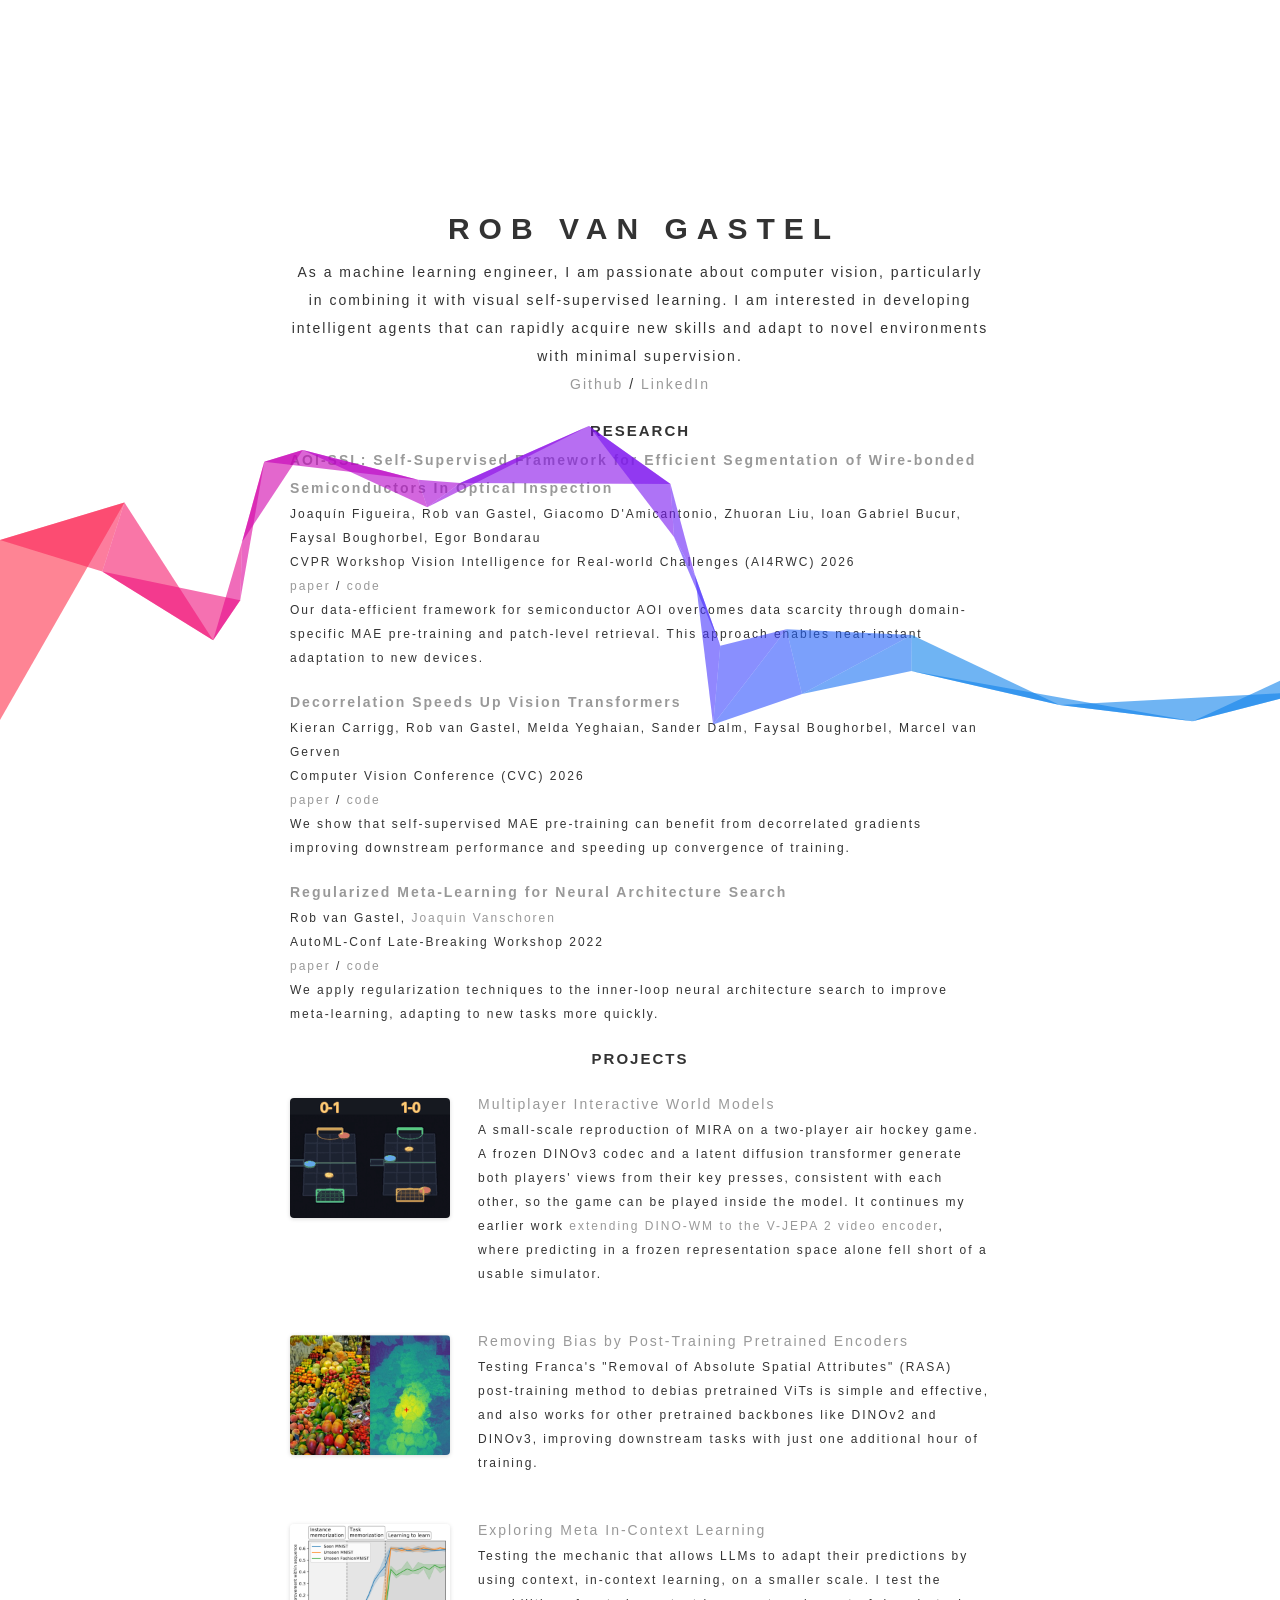
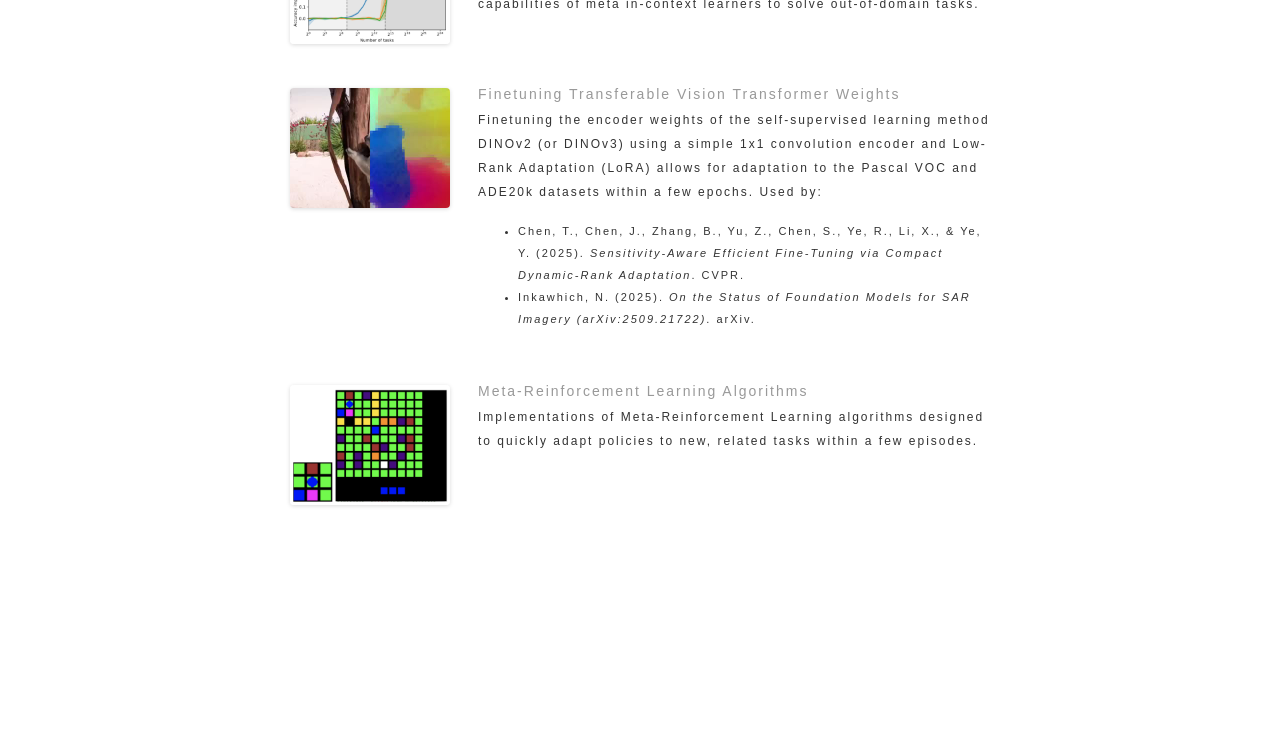
<file: index.html>
<!DOCTYPE html>
<html>
  <head>
    <title>Rob van Gastel</title>
    <link rel="stylesheet" type="text/css" href="stylesheet.css">
    <link rel="icon" href="favicon.ico" sizes="16x16">
  </head>
  <body>
    <div id="wrapper">
		<h1>Rob van Gastel</h1>
   		<p>As a machine learning engineer, I am passionate about computer vision, particularly in combining it with visual self-supervised learning. I am interested in developing intelligent agents that can rapidly acquire new skills and adapt to novel environments with minimal supervision.</p>
		<p><a href="https://github.com/robvangastel" target="_blank">Github</a> / <a href="https://www.linkedin.com/in/rob-van-gastel-79bb14121/" target="_blank">LinkedIn</a></p>
		<br/>
		<p class="projects"><b>Research</b></p>
      <a href="https://openaccess.thecvf.com/content/CVPR2026W/AI4RWC/html/Figueira_AOI-SSL_Self-Supervised_Framework_for_Efficient_Segmentation_of_Wire-bonded_Semiconductors_In_CVPRW_2026_paper.html" target="_blank"><p class="title">
        AOI-SSL: Self-Supervised Framework for Efficient Segmentation of Wire-bonded Semiconductors In Optical Inspection
      </p></a>
      <p class="description">
        Joaquín Figueira, Rob van Gastel, Giacomo D'Amicantonio, Zhuoran Liu, Ioan Gabriel Bucur, Faysal Boughorbel, Egor Bondarau</br>
        CVPR Workshop Vision Intelligence for Real-world Challenges (AI4RWC) 2026 </br>
        <a href="https://openaccess.thecvf.com/content/CVPR2026W/AI4RWC/html/Figueira_AOI-SSL_Self-Supervised_Framework_for_Efficient_Segmentation_of_Wire-bonded_Semiconductors_In_CVPRW_2026_paper.html" target="_blank">paper</a> / <a href="https://github.com/jacomof/aoi-ssl" target="_blank">code</a>
        <br/>
        Our data-efficient framework for semiconductor AOI overcomes data scarcity through domain-specific MAE pre-training and patch-level retrieval. This approach enables near-instant adaptation to new devices.
      </p></br>
      <a href="https://arxiv.org/abs/2510.14657" target="_blank"><p class="title">
        Decorrelation Speeds Up Vision Transformers
      </p></a>
      <p class="description">
        Kieran Carrigg, Rob van Gastel, Melda Yeghaian, Sander Dalm, Faysal Boughorbel, Marcel van Gerven</br>
        Computer Vision Conference (CVC) 2026 </br>
        <a href="https://arxiv.org/abs/2510.14657" target="_blank">paper</a> / <a href="https://github.com/artcogsys/decorbp" target="_blank">code</a>
        <br/>
        We show that self-supervised MAE pre-training can benefit from decorrelated gradients improving downstream performance and speeding up convergence of training.
      </p></br>
      <a href="https://openreview.net/forum?id=SZ4gZaBUl5" target="_blank"><p class="title">
        Regularized Meta-Learning for Neural Architecture Search
      </p></a>
      <p class="description">
        Rob van Gastel, <a href="https://joaquinvanschoren.github.io/" target="_blank">Joaquin Vanschoren</a></br>
        AutoML-Conf Late-Breaking Workshop 2022 </br>
        <a href="https://openreview.net/forum?id=SZ4gZaBUl5" target="_blank">paper</a> / <a href="https://github.com/RobvanGastel/meta-fsl-nas" target="_blank">code</a>
        <br/>
        We apply regularization techniques to the inner-loop neural architecture search to improve meta-learning, adapting to new tasks more quickly.
      </p>
    </br>
    <p class="projects"><b>Projects</b></p>
      <div class="project">
        <a class="project-thumb" href="https://github.com/RobvanGastel/multiplayer-world-model" target="_blank"><img src="images/projects/multiplayer.gif" alt="Both players' views of air hockey generated by the world model" loading="lazy"></a>
        <div class="project-body">
          <p><a href="https://github.com/RobvanGastel/multiplayer-world-model" target="_blank">
            Multiplayer Interactive World Models
          </a></p>
          <p class="project-description">
            A small-scale reproduction of MIRA on a two-player air hockey game. A frozen DINOv3 codec and a latent diffusion transformer generate both players' views from their key presses, consistent with each other, so the game can be played inside the model. It continues my earlier work <a href="https://github.com/RobvanGastel/adapt-vjepa-world-model" target="_blank">extending DINO-WM to the V-JEPA 2 video encoder</a>, where predicting in a frozen representation space alone fell short of a usable simulator.
          </p>
        </div>
      </div>
      <div class="project">
        <a class="project-thumb" href="https://github.com/RobvanGastel/removing-pos-vit-bias" target="_blank"><img src="images/projects/rasa.jpg" alt="Patch cosine similarity map of a debiased ViT" loading="lazy"></a>
        <div class="project-body">
          <p><a href="https://github.com/RobvanGastel/removing-pos-vit-bias" target="_blank">
            Removing Bias by Post-Training Pretrained Encoders
          </a></p>
          <p class="project-description">
              Testing Franca's "Removal of Absolute Spatial Attributes" (RASA) post-training method to debias pretrained ViTs is simple and effective, and also works for other pretrained backbones like DINOv2 and DINOv3, improving downstream tasks with just one additional hour of training.
          </p>
        </div>
      </div>
      <div class="project">
        <a class="project-thumb" href="https://github.com/RobvanGastel/meta-in-context-learning" target="_blank"><img src="images/projects/icl.png" alt="Transition from memorization to learning-to-learn" loading="lazy"></a>
        <div class="project-body">
          <p><a href="https://github.com/RobvanGastel/meta-in-context-learning" target="_blank">
            Exploring Meta In-Context Learning
          </a></p>
          <p class="project-description">
            Testing the mechanic that allows LLMs to adapt their predictions by using context, in-context learning, on a smaller scale. I test the capabilities of meta in-context learners to solve out-of-domain tasks.
          </p>
        </div>
      </div>
      <div class="project">
        <a class="project-thumb" href="https://github.com/RobvanGastel/dinov2-finetune" target="_blank"><video src="images/projects/dinov2.mp4" poster="images/projects/dinov2.jpg" autoplay muted loop playsinline aria-label="Koala video next to its DINOv3 PCA features"></video></a>
        <div class="project-body">
          <p><a href="https://github.com/RobvanGastel/dinov2-finetune" target="_blank">
            Finetuning Transferable Vision Transformer Weights
          </a></p>
          <p class="project-description">
            Finetuning the encoder weights of the self-supervised learning method DINOv2 (or DINOv3) using a simple 1x1 convolution encoder and Low-Rank Adaptation (LoRA) allows for adaptation to the Pascal VOC and ADE20k datasets within a few epochs. Used by:
          </p>
          <ul class="project-ref">
              <li>Chen, T., Chen, J., Zhang, B., Yu, Z., Chen, S., Ye, R., Li, X., & Ye, Y. (2025). <em>Sensitivity-Aware Efficient Fine-Tuning via Compact Dynamic-Rank Adaptation</em>. CVPR.</li>
              <li>Inkawhich, N. (2025). <em>On the Status of Foundation Models for SAR Imagery (arXiv:2509.21722)</em>. arXiv.</li>
          </ul>
        </div>
      </div>
      <div class="project">
        <a class="project-thumb" href="https://github.com/RobvanGastel/meta-rl-algorithms" target="_blank"><img src="images/projects/krazyworld.png" alt="KrazyWorld grid environment for meta-RL" loading="lazy"></a>
        <div class="project-body">
          <p><a href="https://github.com/RobvanGastel/meta-rl-algorithms" target="_blank">
            Meta-Reinforcement Learning Algorithms
          </a></p>
          <p class="project-description">
            Implementations of Meta-Reinforcement Learning algorithms designed to quickly adapt policies to new, related tasks within a few episodes.
          </p>
        </div>
      </div>
	  </div>
  </body>
  <canvas></canvas>
  <script>
    document.addEventListener('touchmove', function (e) {
          e.preventDefault()
      })
      var c = document.getElementsByTagName('canvas')[0],
          x = c.getContext('2d'),
          pr = window.devicePixelRatio || 1,
          w = window.innerWidth,
          h = window.innerHeight,
          f = 90,
          q,
          m = Math,
          r = 0,
          u = m.PI*2,
          v = m.cos,
          z = m.random
      c.width = w*pr
      c.height = h*pr
      x.scale(pr, pr)
      x.globalAlpha = 0.6
      function i(){
          x.clearRect(0,0,w,h)
          q=[{x:0,y:h*.7+f},{x:0,y:h*.7-f}]
          while(q[1].x<w+f) d(q[0], q[1])
      }
      function d(i,j){   
          x.beginPath()
          x.moveTo(i.x, i.y)
          x.lineTo(j.x, j.y)
          var k = j.x + (z()*2-0.25)*f,
              n = y(j.y)
          x.lineTo(k, n)
          x.closePath()
          r-=u/-50
          x.fillStyle = '#'+(v(r)*127+128<<16 | v(r+u/3)*127+128<<8 | v(r+u/3*2)*127+128).toString(16)
          x.fill()
          q[0] = q[1]
          q[1] = {x:k,y:n}
      }
      function y(p){
          var t = p + (z()*2-1.1)*f
          return (t>h||t<0) ? y(p) : t
      }
      document.onclick = i
      document.ontouchstart = i
      i()
  </script>
</html>
</file>
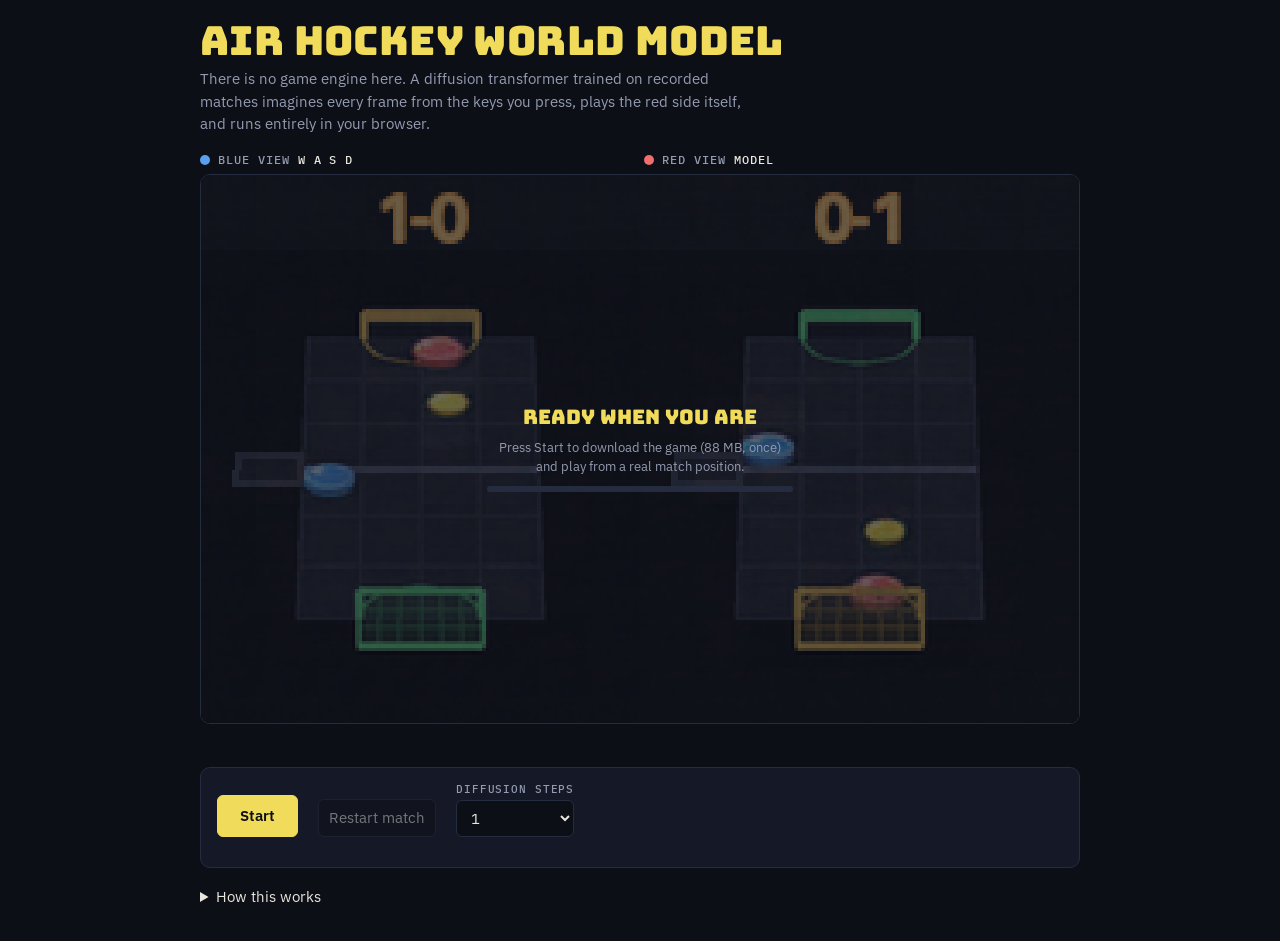
<file: hockey/index.html>
<!doctype html>
<html lang="en">
<head>
<meta charset="utf-8">
<meta name="viewport" content="width=device-width, initial-scale=1, viewport-fit=cover">
<title>Air Hockey World Model</title>
<meta name="claude:viewport-fit-sides" content="cover">
<link rel="preconnect" href="https://fonts.googleapis.com">
<link rel="preconnect" href="https://fonts.gstatic.com" crossorigin>
<link rel="stylesheet" href="https://fonts.googleapis.com/css2?family=Bungee&family=IBM+Plex+Mono:wght@400;500&family=IBM+Plex+Sans:wght@400;500;600&display=swap">
<style>
  /* Layout: one arcade cabinet. The two generated player views are the screen; controls sit on the
     cabinet's deck below. Single dark look on purpose: it is the game's own palette. */
  :root {
    --ink: #0d0f17;        /* page, the rink's night blue */
    --deck: #151927;       /* control deck */
    --rail: #262c40;       /* borders, dividers */
    --text: #e8e6dd;
    --muted: #949bb0;
    --puck: #f0dc5a;       /* the game's puck yellow: the one accent */
    --blue: #5aa0f0;       /* blue mallet */
    --red: #f06e6e;        /* red mallet */
    --display: "Bungee", "Arial Black", Impact, sans-serif;
    --body: "IBM Plex Sans", system-ui, -apple-system, "Segoe UI", sans-serif;
    --mono: "IBM Plex Mono", ui-monospace, "SFMono-Regular", Menlo, monospace;
    color-scheme: dark;
  }
  html, body { background: var(--ink); color: var(--text); }
  body { margin: 0; font: 15px/1.5 var(--body); }
  .cabinet {
    max-width: 880px; margin: 0 auto; display: grid; gap: 18px;
    padding-block: 20px 32px;
    padding-left: max(16px, env(safe-area-inset-left, 0px));
    padding-right: max(16px, env(safe-area-inset-right, 0px));
  }
  header { display: grid; gap: 6px; }
  h1 { font: 400 clamp(26px, 5vw, 40px)/1.05 var(--display); color: var(--puck); margin: 0; letter-spacing: 0.01em; text-wrap: balance; }
  header p { margin: 0; color: var(--muted); max-width: 62ch; }

  .screen { display: grid; gap: 8px; }
  .views { display: grid; grid-template-columns: 1fr 1fr; gap: 8px; font: 500 12px/1 var(--mono); text-transform: uppercase; letter-spacing: 0.08em; }
  .views span { display: flex; align-items: center; gap: 8px; color: var(--muted); }
  .views i { width: 10px; height: 10px; border-radius: 50%; display: inline-block; }
  .views .b i { background: var(--blue); } .views .r i { background: var(--red); }
  .views kbd { font: inherit; color: var(--text); }
  .glass { position: relative; border: 1px solid var(--rail); border-radius: 10px; overflow: hidden; background: #000; }
  canvas { display: block; width: 100%; max-width: 100%; aspect-ratio: 256 / 160; image-rendering: pixelated; }
  .overlay {
    position: absolute; inset: 0; display: grid; place-items: center; text-align: center; padding: 16px;
    background: color-mix(in srgb, var(--ink) 62%, transparent);
  }
  .overlay[hidden] { display: none !important; }
  .overlay div { display: grid; gap: 10px; justify-items: center; max-width: 34ch; }
  .overlay strong { font: 400 20px/1.1 var(--display); color: var(--puck); }
  .overlay small { color: var(--muted); }
  .bar { width: min(320px, 70vw); height: 6px; border-radius: 3px; background: var(--rail); overflow: hidden; }
  .bar b { display: block; height: 100%; width: 0; background: var(--puck); transition: width 0.15s; }
  #stats { font: 12px/1.4 var(--mono); color: var(--muted); font-variant-numeric: tabular-nums; min-height: 1.4em; }
  #stats b { color: var(--text); font-weight: 500; }

  .deck { background: var(--deck); border: 1px solid var(--rail); border-radius: 10px; padding: 16px; display: grid; gap: 14px; }
  .row { display: flex; flex-wrap: wrap; gap: 12px 20px; align-items: end; }
  .field { display: grid; gap: 5px; min-width: 0; }
  .field > span { font: 500 11px/1 var(--mono); text-transform: uppercase; letter-spacing: 0.08em; color: var(--muted); }
  select, button { font: inherit; color: var(--text); background: var(--ink); border: 1px solid var(--rail); border-radius: 6px; padding: 7px 10px; }
  button { cursor: pointer; }
  button:focus-visible, select:focus-visible { outline: 2px solid var(--puck); outline-offset: 2px; }
  button:disabled { opacity: 0.45; cursor: default; }
  #start { background: var(--puck); color: var(--ink); border-color: var(--puck); font-weight: 600; padding: 9px 22px; }

  .pad { display: none; grid-template-columns: repeat(3, 56px); grid-template-rows: repeat(2, 48px); gap: 6px; justify-content: center; touch-action: none; user-select: none; -webkit-user-select: none; }
  .pad button { padding: 0; font: 600 18px/1 var(--mono); border-color: color-mix(in srgb, var(--blue) 55%, var(--rail)); }
  .pad button.held { background: color-mix(in srgb, var(--blue) 35%, var(--ink)); }
  .pad .up { grid-column: 2; grid-row: 1; } .pad .left { grid-column: 1; grid-row: 2; }
  .pad .down { grid-column: 2; grid-row: 2; } .pad .right { grid-column: 3; grid-row: 2; }
  @media (pointer: coarse) { .pad { display: grid; } }

  details { color: var(--muted); }
  details summary { cursor: pointer; color: var(--text); }
  details p, details ul { max-width: 68ch; margin: 8px 0 0; }
  details li { margin-block: 3px; }
  #log { font: 12px/1.4 var(--mono); color: var(--muted); white-space: pre-wrap; overflow-wrap: anywhere; }
  #log .err { color: var(--red); }
  @media (max-width: 520px) { .views { font-size: 11px; } .views kbd { display: none; } }
  @media (prefers-reduced-motion: reduce) { .bar b { transition: none; } }
</style>
</head>
<body>
<main class="cabinet">
  <header>
    <h1>Air Hockey World Model</h1>
    <p>There is no game engine here. A diffusion transformer trained on recorded matches imagines every frame from the keys you press, plays the red side itself, and runs entirely in your browser.</p>
  </header>

  <section class="screen" aria-label="Game">
    <div class="views">
      <span class="b"><i></i>Blue view <kbd>W A S D</kbd></span>
      <span class="r"><i></i>Red view <kbd>Model</kbd></span>
    </div>
    <div class="glass">
      <canvas id="screen" width="256" height="160" aria-label="Both players' views, generated by the model"></canvas>
      <div class="overlay" id="overlay">
        <div>
          <strong id="overlayTitle">Ready when you are</strong>
          <small id="overlayText">Press Start to download the model and play from a real match position.</small>
          <div class="bar" id="bar" hidden><b id="barFill"></b></div>
        </div>
      </div>
    </div>
    <div id="stats"></div>
  </section>

  <section class="deck" aria-label="Controls">
    <div class="row">
      <button id="start" disabled>Start</button>
      <button id="reset" disabled>Restart match</button>
      <label class="field"><span>Diffusion steps</span>
        <select id="steps"><option selected>1</option><option>2</option><option>4</option></select>
      </label>
    </div>
    <div class="pad" aria-label="Blue player touch controls">
      <button class="up" data-code="KeyW" aria-label="Up">↑</button>
      <button class="left" data-code="KeyA" aria-label="Left">←</button>
      <button class="down" data-code="KeyS" aria-label="Down">↓</button>
      <button class="right" data-code="KeyD" aria-label="Right">→</button>
    </div>
    <div id="log"></div>
  </section>

  <details>
    <summary>How this works</summary>
    <p>Each game frame pair is one latent: a 5 × 4 grid of 32 numbers per player. Every step the model denoises the next latent from noise, conditioned on the last 19 latents and on both players' keys, and a small decoder turns it into the two pictures you see. Red's keys are replaced by the model's learned "unknown" input, so the model plays that side itself.</p>
    <ul>
      <li>Real time is 30 latents per second (60 frames per second). The model and the two views' decoders run on the CPU in three Web Workers, so a machine with four or more cores plays fastest.</li>
      <li>The DiT is 36M parameters, quantized to 8 bits. The decoder's feed-forward layers are pruned by 30% with least-squares compensation.</li>
      <li>Long rollouts drift from real physics, and the match timer can end early, the model's known failure.</li>
    </ul>
  </details>
</main>

<script type="module">
// Pinned in tools/build_web.py (ORT_VERSION) together with the WebAssembly runtime it packs.
const ortUrl = () => `https://cdn.jsdelivr.net/npm/onnxruntime-web@${meta.ort_version}/dist/ort.all.bundle.min.mjs`;
const $ = (id) => document.getElementById(id);
// The fastest CPU setup: 8-bit DiT and a single-view decoder (one decoder worker per player view).
const DIT = 'dit_int8', DECODER = 'decoder_int8_p30_1p';
let ort, meta, context, engine, engineKey, running = false;
const buffers = new Map();

function log(msg, isError = false) {
  const line = document.createElement('div');
  line.textContent = msg;
  if (isError) line.className = 'err';
  $('log').prepend(line);
}

// Poster: the real match position the game starts from, shown before anything downloads.
const posterImg = new Image();
posterImg.onload = () => { if (!engine) $('screen').getContext('2d').drawImage(posterImg, 0, 0); };
posterImg.src = 'assets/poster.png';

// You play blue (player 0); keys in meta.valid_keys order [w, a, s, d]. The model plays red.
const KEYMAP = { KeyW: 0, KeyA: 1, KeyS: 2, KeyD: 3 };
const held = new Set();
addEventListener('keydown', (e) => {
  if (e.code in KEYMAP) {
    if (!(e.target instanceof HTMLSelectElement)) e.preventDefault();
  }
  held.add(e.code);
});
addEventListener('keyup', (e) => held.delete(e.code));
addEventListener('blur', () => held.clear());
for (const btn of document.querySelectorAll('.pad button')) {
  const on = (e) => { e.preventDefault(); held.add(btn.dataset.code); btn.classList.add('held'); };
  const off = () => { held.delete(btn.dataset.code); btn.classList.remove('held'); };
  btn.addEventListener('pointerdown', on);
  for (const ev of ['pointerup', 'pointercancel', 'pointerleave']) btn.addEventListener(ev, off);
}

function overlay(title, text, progress = null) {
  $('overlay').hidden = title === null;
  if (title === null) return;
  $('overlayTitle').textContent = title;
  $('overlayText').textContent = text;
  $('bar').hidden = progress === null;
  if (progress !== null) $('barFill').style.width = `${Math.round(progress * 100)}%`;
}

async function download(keys) {
  const todo = keys.filter((k) => !buffers.has(k));
  const total = todo.reduce((n, k) => n + meta.files[k].size, 0);
  let done = 0;
  for (const key of todo) {
    const entry = meta.files[key], out = new Uint8Array(entry.size);
    let offset = 0;
    for (const name of entry.chunks) {
      const res = await fetch(name);
      if (!res.ok) throw new Error(`Download of ${name} failed (HTTP ${res.status}). Reload the page to try again.`);
      const reader = res.body.getReader();
      for (;;) {
        const { done: end, value } = await reader.read();
        if (end) break;
        out.set(value, offset); offset += value.length; done += value.length;
        overlay('Downloading the model', `${(done / 1e6).toFixed(0)} of ${(total / 1e6).toFixed(0)} MB`, total ? done / total : 1);
      }
    }
    buffers.set(key, out);
  }
}

// The model code. It runs inside Web Workers (one for the DiT, one decoder per player view, so the
// three use separate CPU cores and the decoders draw latent j while the DiT computes latent j+1),
// and the same source runs on the page itself when workers are unavailable.
const CORE = String.raw`
let ort, meta, sess = {}, st;
const tensor = (data, dims) => new ort.Tensor('float32', data, dims);
const scalar5 = (x) => tensor(new Float32Array([x]), [1, 1, 1, 1, 1]);
const latentSize = () => meta.latent_shape.reduce((a, b) => a * b, 1);
function randn(n) {
  const out = new Float32Array(n);
  for (let i = 0; i < n; i += 2) {
    const r = Math.sqrt(-2 * Math.log(1 - Math.random())), t = 2 * Math.PI * Math.random();
    out[i] = r * Math.cos(t);
    if (i + 1 < n) out[i + 1] = r * Math.sin(t);
  }
  return out;
}
const linspace = (a, b, n) => Array.from({ length: n }, (_, i) => (n === 1 ? a : a + ((b - a) * i) / (n - 1)));
// wm/world_model/schedule.py's linear_quadratic schedule.
function schedule(n) {
  if (n < 2) return [0, 1];
  const nLin = Math.floor(n / 2), lin = linspace(0, 0.1, nLin + 1);
  const quad = linspace(Math.sqrt(lin[nLin]), 1, n - nLin + 1).map((x) => x * x);
  return [...lin.slice(0, -1), ...quad];
}
// Slide the kv cache by one frame along its time axis (axis 3 of (L, B, heads, T, head_dim)).
function append(newK, newV) {
  const [L, B, Hh, T, D] = meta.cache_shape;
  for (const [cache, fresh] of [[st.pastK, newK], [st.pastV, newV]]) {
    for (let i = 0; i < L * B * Hh; i++) {
      const base = i * T * D;
      cache.copyWithin(base, base + D, base + T * D);
      cache.set(fresh.subarray(i * D, (i + 1) * D), base + (T - 1) * D);
    }
  }
  st.pastValid.copyWithin(0, 1);
  st.pastValid[st.pastValid.length - 1] = 1;
  st.nFrames++;
}
// Temporal RoPE at an absolute frame index: cached keys stay rotated at their own index.
function temporalRope(position) {
  const D = meta.cache_shape[4], cos = new Float32Array(D), sin = new Float32Array(D);
  meta.rope_w.forEach((w, i) => {
    const angle = ((w * position) / meta.rope_fps) % (2 * Math.PI);
    cos[2 * i] = cos[2 * i + 1] = Math.cos(angle);
    sin[2 * i] = sin[2 * i + 1] = Math.sin(angle);
  });
  return [tensor(cos, [1, D]), tensor(sin, [1, D])];
}
async function runDit(z, past, a, tau, tauDelta) {
  const [H, w, c] = meta.latent_shape;
  const [ropeCos, ropeSin] = temporalRope(st.nFrames);
  const out = await sess.dit.run({
    z_t: tensor(z, [1, 1, H, w, c]), clean_past: tensor(past, [1, 1, H, w, c]), a: tensor(a, [1, 1, a.length]),
    tau: scalar5(tau), tau_delta: scalar5(tauDelta),
    past_k: tensor(st.pastK, meta.cache_shape), past_v: tensor(st.pastV, meta.cache_shape),
    past_valid: tensor(st.pastValid, [meta.n_context_latents]), rope_cos: ropeCos, rope_sin: ropeSin,
  });
  return [out.pred_v.data, out.new_k.data, out.new_v.data];
}
async function encodeAction(keys, drop) {
  const out = await sess.action.run({
    keys: tensor(keys, [meta.n_players, meta.temporal_downsampling, meta.valid_keys.length]),
    drop: tensor(drop, [meta.n_players]),
  });
  return out.a.data;
}
export const handlers = {
  async init({ ortUrl, wasm, meta: m, models, providers }) {
    ort = await import(ortUrl);
    ort.env.wasm.wasmBinary = wasm;
    ort.env.wasm.numThreads = 1;
    ort.env.wasm.proxy = false;
    meta = m;
    for (const [name, buf] of Object.entries(models))
      sess[name] = await ort.InferenceSession.create(buf, { executionProviders: providers, graphOptimizationLevel: 'all' });
    return true;
  },
  // DiT: read the real context (latents + the keys that were pressed) into the kv cache.
  async prefill({ latents, keys, nFrames }) {
    const n = meta.cache_shape.reduce((a, b) => a * b, 1), size = latentSize(), nk = meta.valid_keys.length, td = meta.temporal_downsampling;
    st = { pastK: new Float32Array(n), pastV: new Float32Array(n), pastValid: new Float32Array(meta.n_context_latents), nFrames: 0, prev: null };
    const latent = (j) => latents.subarray(j * size, (j + 1) * size);
    for (let i = 0; i < meta.n_context_latents; i++) {
      let a = new Float32Array(meta.a0);
      if (i > 0) {
        const k = new Float32Array(meta.n_players * td * nk);
        for (let p = 0; p < meta.n_players; p++)
          for (let f = 0; f < td; f++)
            for (let q = 0; q < nk; q++) k[(p * td + f) * nk + q] = keys[(p * nFrames + i * td - 1 + f) * nk + q];
        a = await encodeAction(k, new Float32Array(meta.n_players));
      }
      const [, kk, vv] = await runDit(latent(i), i === 0 ? new Float32Array(meta.bos) : latent(i - 1), a, 1, 0);
      append(kk, vv);
    }
    st.prev = latent(meta.n_context_latents - 1).slice();
    return st.prev.slice();
  },
  // DiT: one new latent from noise, conditioned on both players' keys.
  async step({ keys, drop, steps }) {
    const t0 = performance.now();
    const a = await encodeAction(keys, drop);
    const ts = schedule(steps), x = randn(latentSize());
    let k, v;
    for (let s = 0; s < ts.length - 1; s++) {
      const dt = ts[s + 1] - ts[s];
      let pred;
      [pred, k, v] = await runDit(x, st.prev, a, ts[s], dt);
      for (let i = 0; i < x.length; i++) x[i] += dt * pred[i];
    }
    append(k, v);
    st.prev = x;
    return { x: x.slice(), ms: (performance.now() - t0) / (ts.length - 1) };
  },
  // Decoder: latents (views, 1, h, w, c) -> RGBA pixels of each view's frames, (views, td, H, W, 4).
  async decode({ z, views }) {
    const t0 = performance.now();
    const [ph, w, c] = meta.player_latent_shape;
    const out = await sess.decoder.run({ z: tensor(z, [views, 1, ph, w, c]) });
    const f = out.frames.data, [, H, W] = meta.frame_shape, plane = H * W, n = views * meta.temporal_downsampling;
    const rgba = new Uint8ClampedArray(n * plane * 4);
    for (let i = 0; i < n; i++)
      for (let px = 0; px < plane; px++) {
        const s = i * 3 * plane + px, d = 4 * (i * plane + px);
        rgba[d] = 255 * f[s]; rgba[d + 1] = 255 * f[s + plane]; rgba[d + 2] = 255 * f[s + 2 * plane]; rgba[d + 3] = 255;
      }
    return { rgba, ms: performance.now() - t0 };
  },
};
if (typeof WorkerGlobalScope !== 'undefined' && self instanceof WorkerGlobalScope) {
  self.onmessage = async ({ data }) => {
    try {
      const result = await handlers[data.type](data);
      const transfer = [result?.x?.buffer, result?.rgba?.buffer].filter(Boolean);
      self.postMessage({ id: data.id, result }, transfer);
    } catch (err) {
      self.postMessage({ id: data.id, error: String(err?.message || err) });
    }
  };
}
`;

// One copy of the core: in its own Web Worker, or imported on the page when workers are unavailable.
class Core {
  static async create(useWorker) {
    const core = new Core();
    const url = URL.createObjectURL(new Blob([CORE], { type: 'text/javascript' }));
    if (!useWorker) {
      core.handlers = (await import(url)).handlers;
      return core;
    }
    core.pending = new Map(); core.nextId = 0;
    core.worker = new Worker(url, { type: 'module' });
    core.worker.onmessage = ({ data }) => {
      const p = core.pending.get(data.id); core.pending.delete(data.id);
      if (data.error) p.reject(new Error(data.error)); else p.resolve(data.result);
    };
    core.worker.onerror = (e) => {
      e.preventDefault?.();
      for (const p of core.pending.values()) p.reject(new Error(e.message || 'A worker failed to start.'));
      core.pending.clear();
    };
    return core;
  }
  call(type, payload = {}, transfer = []) {
    if (this.handlers) return this.handlers[type]({ type, ...payload });
    const id = this.nextId++;
    return new Promise((resolve, reject) => {
      this.pending.set(id, { resolve, reject });
      this.worker.postMessage({ type, id, ...payload }, transfer);
    });
  }
  terminate() { this.worker?.terminate(); }
}

// Red's keys are dropped (the learned "unknown" input), so the model plays red.
const dropMask = () => new Float32Array([0, 1]);
function liveKeys() {
  const nk = meta.valid_keys.length, td = meta.temporal_downsampling, keys = new Float32Array(meta.n_players * td * nk);
  for (const [code, k] of Object.entries(KEYMAP))
    if (held.has(code)) for (let f = 0; f < td; f++) keys[f * nk + k] = 1;
  return keys;
}

let stats = { ditMs: [], decMs: [], latentMs: [] };
let frameQueue = Promise.resolve();

// Decode one latent into both views and queue its frames for display at the game's 60 fps.
async function decodeAndDraw(x) {
  const [, H, W] = meta.frame_shape, td = meta.temporal_downsampling, P = meta.n_players, plane = H * W;
  // Each player's view is its own slice of the tiled latent (the height is players x h).
  const half = x.length / P, viewZ = (p) => x.slice(p * half, (p + 1) * half);
  let outs;
  if (engine.decoders) {
    outs = await Promise.all(engine.decoders.map((d, p) => { const z = viewZ(p); return d.call('decode', { z, views: 1 }, [z.buffer]); }));
  } else {
    outs = [];
    for (let p = 0; p < P; p++) outs.push(await engine.dit.call('decode', { z: viewZ(p), views: 1 }));
  }
  stats.decMs.push(engine.decoders ? Math.max(...outs.map((o) => o.ms)) : outs.reduce((s, o) => s + o.ms, 0));
  const views = outs.map((o) => o.rgba);  // views[p] = RGBA of player p's td frames
  const images = [];
  for (let f = 0; f < td; f++) {
    const img = new ImageData(W * P, H);
    for (let p = 0; p < P; p++)
      for (let y = 0; y < H; y++)
        img.data.set(views[p].subarray((f * plane + y * W) * 4, (f * plane + (y + 1) * W) * 4), (y * W * P + p * W) * 4);
    images.push(img);
  }
  frameQueue = frameQueue.then(async () => {
    for (const img of images) {
      $('screen').getContext('2d').putImageData(img, 0, 0);
      await new Promise((r) => setTimeout(r, 1000 / meta.fps));
    }
  });
}

const median = (xs) => (xs.length ? [...xs].sort((a, b) => a - b)[Math.floor(xs.length / 2)] : NaN);
function showStats() {
  const ms = median(stats.latentMs.slice(-20));
  if (!isFinite(ms)) return;
  $('stats').innerHTML = `<b>${(2000 / ms).toFixed(1)}</b> frames/s (real game: 60) · model ${median(stats.ditMs.slice(-40)).toFixed(0)} ms · picture ${median(stats.decMs.slice(-20)).toFixed(0)} ms · ${engineKey}`;
}

let loopDone = Promise.resolve();
async function loop() {
  let drawing = Promise.resolve(), last = performance.now();
  while (running) {
    const { x, ms } = await engine.dit.call('step', { keys: liveKeys(), drop: dropMask(), steps: +$('steps').value });
    stats.ditMs.push(ms);
    await drawing;  // at most one latent being decoded while the next one is generated
    drawing = decodeAndDraw(x);
    if (!engine.decoders) await drawing;  // on the page there is nothing to overlap with
    const now = performance.now();
    stats.latentMs.push(now - last); last = now;
    showStats();
  }
  await drawing;
}

async function load() {
  if (!ort) {
    overlay('Loading', 'Fetching the runtime', null);
    ort = true;
    await download(['wasm']);
  }
  if (engine) return;
  const ditKey = DIT, decKey = DECODER, providers = ['wasm'];
  await download(['action', ditKey, decKey]);
  overlay('Starting the model', 'Compiling for your device', null);
  const init = (core, models) => core.call('init', {
    ortUrl: ortUrl(), wasm: buffers.get('wasm'), meta, providers,
    models: Object.fromEntries(Object.entries(models).map(([name, key]) => [name, buffers.get(key)])),
  });
  try {
    // Three workers: the DiT and one decoder per view, each on its own CPU core.
    const [dit, d0, d1] = await Promise.all([Core.create(true), Core.create(true), Core.create(true)]);
    await Promise.all([init(dit, { action: 'action', dit: ditKey }), init(d0, { decoder: decKey }), init(d1, { decoder: decKey })]);
    engine = { dit, decoders: [d0, d1] };
    engineKey = 'CPU · 3 workers';
  } catch (err) {
    log(`Workers did not start (${err.message}). Running everything on one thread instead.`, true);
    const core = await Core.create(false);
    await init(core, { action: 'action', dit: ditKey, decoder: decKey });
    engine = { dit: core, decoders: null };
    engineKey = 'CPU · 1 thread';
  }
  log(`Running on ${engineKey}.`);
}

async function start() {
  running = false;
  await loopDone;
  await frameQueue;
  $('start').disabled = true;
  try {
    await load();
    overlay('Warming up', 'Reading the last second of a real match', null);
    const last = await engine.dit.call('prefill', { latents: context.latents, keys: context.keys, nFrames: context.n_frames });
    stats = { ditMs: [], decMs: [], latentMs: [] };
    await decodeAndDraw(last);
    overlay(null);
    $('reset').disabled = false;
    $('start').textContent = 'Pause';
    $('start').disabled = false;
    running = true;
    loopDone = loop().catch(fail);
  } catch (err) { fail(err); }
}

function fail(err) {
  running = false;
  console.error(err);
  log(String(err.message || err), true);
  overlay('Something went wrong', String(err.message || err), null);
  $('start').disabled = false;
  $('start').textContent = 'Start';
}

$('start').addEventListener('click', () => {
  if (running) { running = false; $('start').textContent = 'Resume'; return; }
  if (engine && $('start').textContent === 'Resume') { running = true; $('start').textContent = 'Pause'; loopDone = loop().catch(fail); return; }
  start();
});
$('reset').addEventListener('click', start);

try {
  [meta, context] = await Promise.all(['assets/meta.json', 'assets/context.json'].map((u) => fetch(u).then((r) => {
    if (!r.ok) throw new Error(`${u}: HTTP ${r.status}`);
    return r.json();
  })));
  context.latents = new Float32Array(context.latents);
  context.keys = new Float32Array(context.keys);
  const mb = ['wasm', 'action', DIT, DECODER].reduce((n, k) => n + meta.files[k].size, 0) / 1e6;
  $('overlayText').textContent = `Press Start to download the game (${Math.round(mb)} MB, once) and play from a real match position.`;
  $('start').disabled = false;
} catch (err) {
  // The page's own files are missing (web/assets/ is built by tools/build_web.py) or the host failed.
  fail(new Error(`Could not load the game data (${err.message}). If you serve web/ yourself, build it first: python -m tools.build_web`));
  $('start').disabled = true;
}
window.wm = { get stats() { return stats; }, get engineKey() { return engineKey; }, start };
</script>
</body>
</html>
</file>
<file: stylesheet.css>
html, body {
  margin: 0;
}

body {
  font-family: 'Open Sans', 'Helvetica Neue', 'Hiragino Sans GB', 'LiHei Pro', Arial, sans-serif;
  color: #333;
}

#wrapper {
  width: 700px;
  margin: auto;
  padding-top: 200px;
  padding-bottom: 200px;
  text-align: center;
  justify-content: center;
  -webkit-user-select: none;
  -moz-user-select: none;
  user-select: none;
}

h1 {
  font-family: 'Montserrat', 'Helvetica Neue', Arial, sans-serif;
  font-weight: 700;
  font-size: 30px;
  letter-spacing: 9px;
  text-transform: uppercase;
  margin: 12px 0;
  left: 4px;
}

h2 {
  color: #999;
  font-weight: normal;
  font-size: 15px;
  letter-spacing: .12em;
  margin-bottom: 30px;
  left: 3px;
}

h1, h2 {
  position: relative;
}

p {
  font-size: 14px;
  line-height: 2em;
  margin: 0;
  letter-spacing: 2px;
}

canvas {
  position: absolute;
  top: 0;
  left: 0;
  z-index: 0;
  width: 100%;
  height: 100%;
  pointer-events: none;
}

a {
  color: #999;
  text-decoration: none;
  transition: color .2s ease;
}

a:hover {
  color: #f33;
}

/* classes */
.title {
  text-align: left;
  font-weight: bold;
}
.description {
  font-size: 12px;
  margin-top: 0px;
  text-align: left;
}

.projects {
  text-transform: uppercase;
  font-size: 15px;
}

.project-description {
  font-size: 12px;
  text-align: left;
  padding-bottom: 5px;
}

.project-ref {
    font-size: 11px;
    line-height: 2em;
    letter-spacing: 2px;
    text-align: left;
}
.project {
  display: flex;
  gap: 28px;
  align-items: flex-start;
  margin-bottom: 36px;
}

.project:first-of-type {
  margin-top: 16px;
}

.project-thumb {
  flex: 0 0 160px;
}

.project-thumb img,
.project-thumb video {
  display: block;
  width: 160px;
  height: 120px;
  object-fit: cover;
  border-radius: 4px;
  box-shadow: 0 1px 4px rgba(0, 0, 0, .15);
  /* Drop the image by the title's half-leading so its top edge meets the title text. */
  margin-top: 8px;
  transition: transform .2s ease;
}

.project-thumb:hover img,
.project-thumb:hover video {
  transform: scale(1.04);
}

.project-body {
  flex: 1;
  min-width: 0;
  text-align: left;
}
</file>
